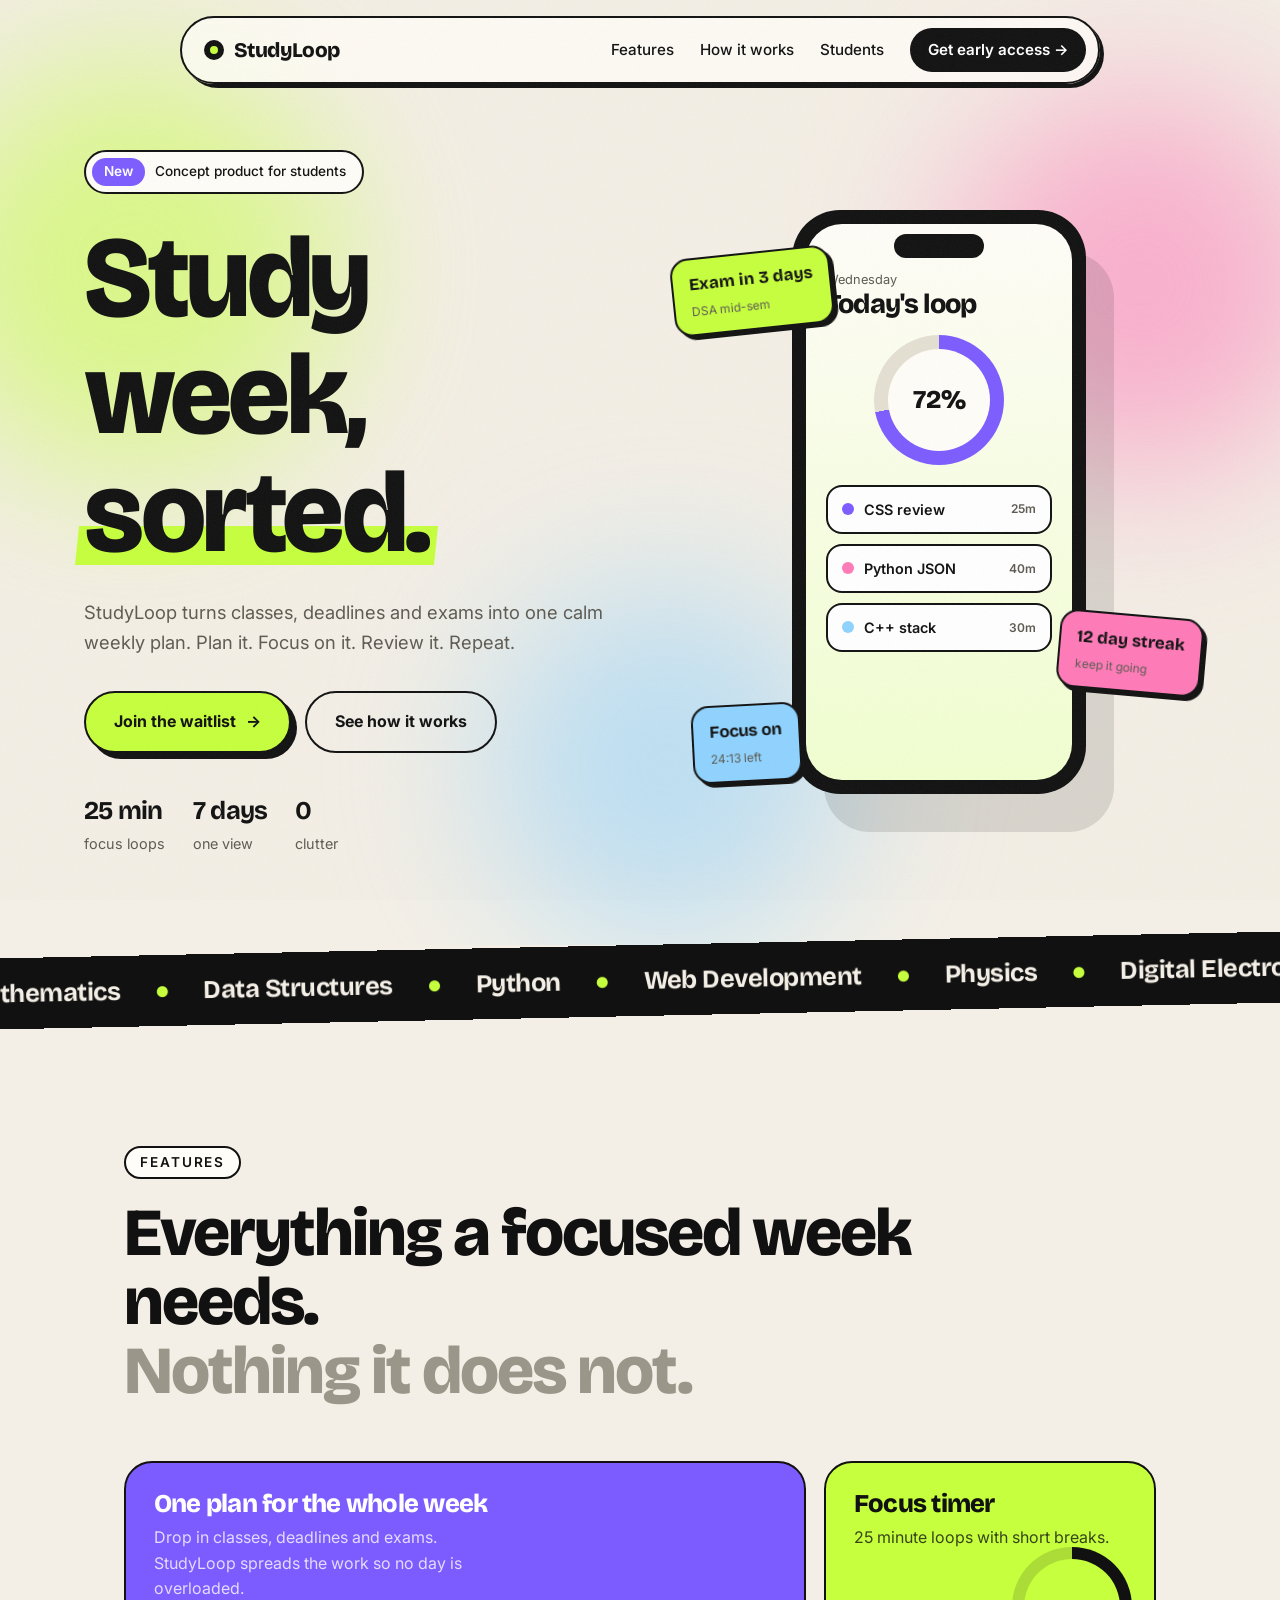
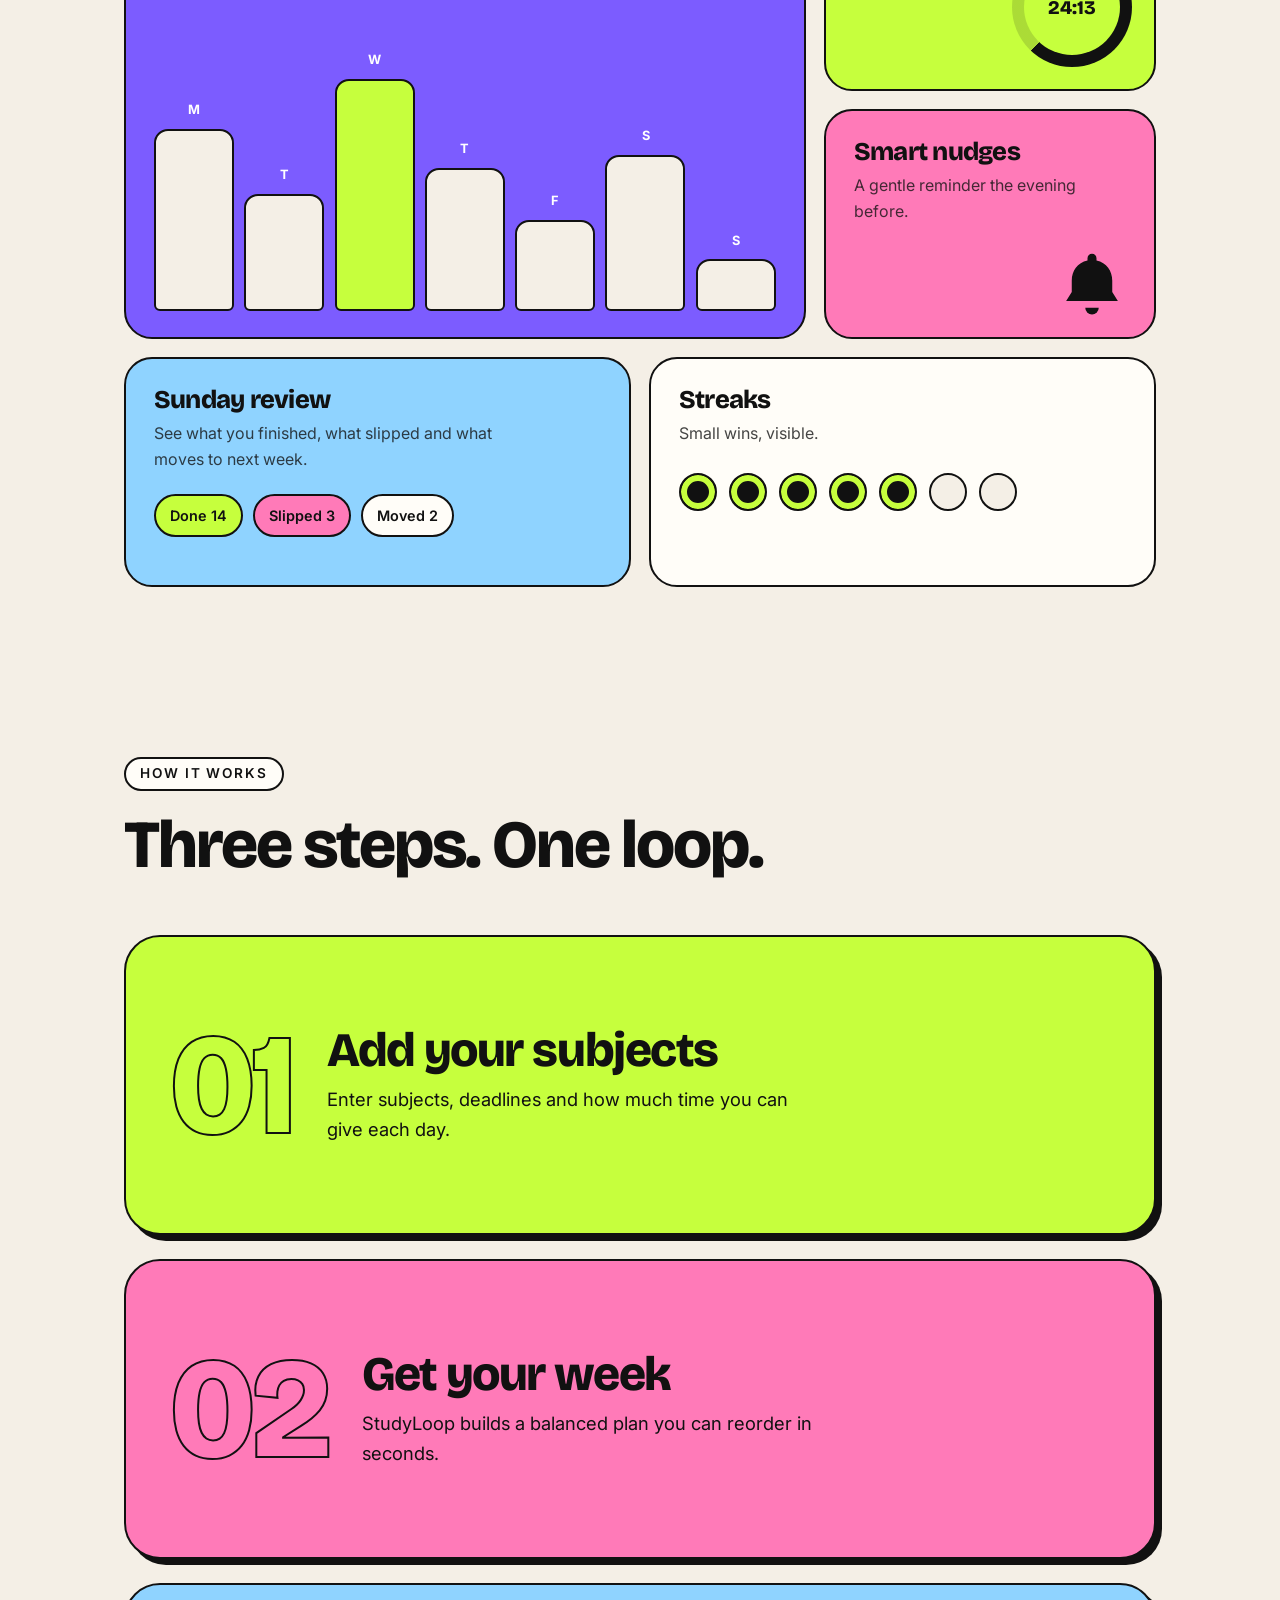
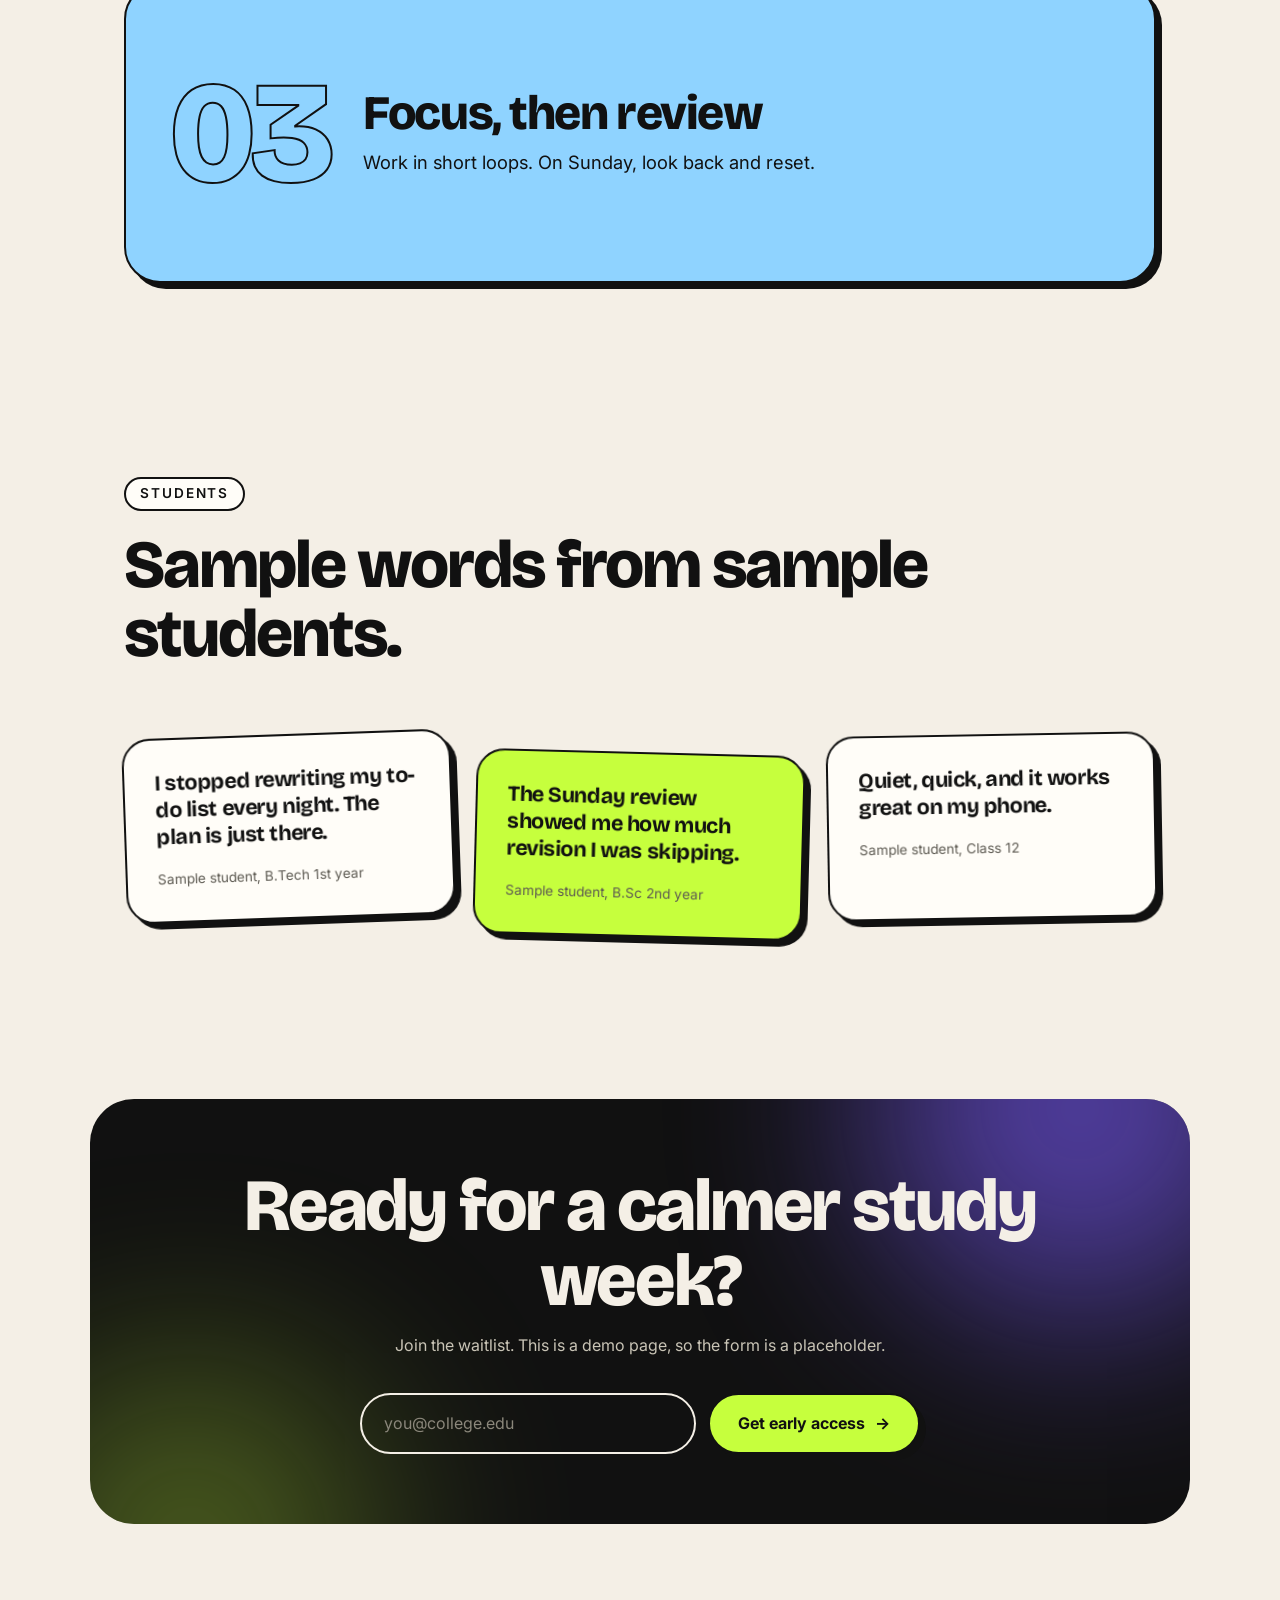
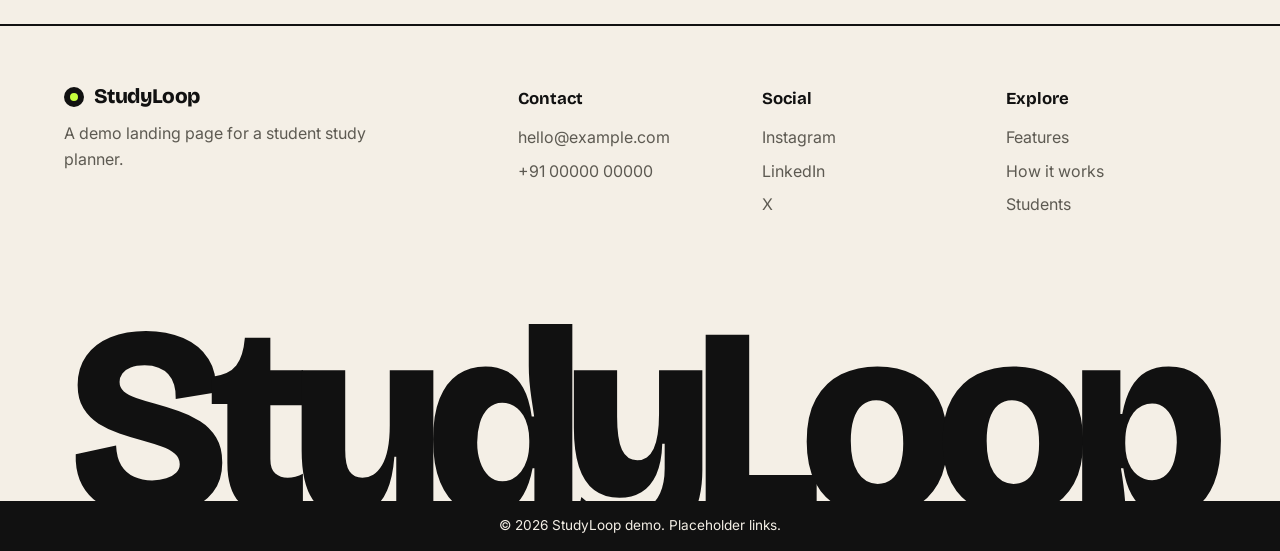
<file: WebDev-L1-LandingPage/index.html>
<!DOCTYPE html>
<html lang="en">
<head>
<meta charset="UTF-8">
<meta name="viewport" content="width=device-width, initial-scale=1">
<title>StudyLoop - Study week, sorted.</title>
<meta name="description" content="StudyLoop is a weekly study planner concept for students: plan, focus and review in one loop. Demo landing page built with HTML and CSS only.">
<link rel="icon" href="data:image/svg+xml,<svg xmlns='http://www.w3.org/2000/svg' viewBox='0 0 100 100'><rect width='100' height='100' rx='28' fill='%23111'/><circle cx='50' cy='50' r='24' fill='none' stroke='%23c6ff3d' stroke-width='12'/></svg>">
<link rel="preconnect" href="https://fonts.googleapis.com">
<link rel="preconnect" href="https://fonts.gstatic.com" crossorigin>
<link href="https://fonts.googleapis.com/css2?family=Bricolage+Grotesque:opsz,wght@12..96,500;12..96,700;12..96,800&family=Inter:wght@400;500;600&display=swap" rel="stylesheet">
<link rel="stylesheet" href="style.css">
</head>
<body>

<header class="nav">
  <a class="brand" href="#top"><span class="ring"></span>StudyLoop</a>
  <input type="checkbox" id="menu" class="menu-toggle" aria-label="Toggle menu">
  <label for="menu" class="burger" aria-hidden="true"><span></span><span></span></label>
  <nav class="links">
    <a href="#features">Features</a>
    <a href="#how">How it works</a>
    <a href="#voices">Students</a>
    <a class="pill-btn" href="#cta">Get early access <i>&rarr;</i></a>
  </nav>
</header>

<main id="top">
  <!-- HERO -->
  <section class="hero">
    <div class="aurora" aria-hidden="true"><span></span><span></span><span></span></div>
    <div class="hero-copy">
      <p class="eyebrow"><b>New</b> Concept product for students</p>
      <h1>Study week,<br><span class="mark">sorted.</span></h1>
      <p class="lead">StudyLoop turns classes, deadlines and exams into one calm weekly plan. Plan it. Focus on it. Review it. Repeat.</p>
      <div class="cta-row">
        <a class="btn btn-lime" href="#cta">Join the waitlist <i>&rarr;</i></a>
        <a class="btn btn-line" href="#how">See how it works</a>
      </div>
      <ul class="trust">
        <li><b>25 min</b> focus loops</li>
        <li><b>7 days</b> one view</li>
        <li><b>0</b> clutter</li>
      </ul>
    </div>

    <div class="stage" aria-hidden="true">
      <div class="phone">
        <div class="screen">
          <div class="notch"></div>
          <p class="s-day">Wednesday</p>
          <h3 class="s-title">Today's loop</h3>
          <div class="s-ring"><span>72%</span></div>
          <div class="s-task t1"><i></i>CSS review<em>25m</em></div>
          <div class="s-task t2"><i></i>Python JSON<em>40m</em></div>
          <div class="s-task t3"><i></i>C++ stack<em>30m</em></div>
        </div>
      </div>
      <div class="float f1"><b>Exam in 3 days</b><small>DSA mid-sem</small></div>
      <div class="float f2"><b>12 day streak</b><small>keep it going</small></div>
      <div class="float f3"><b>Focus on</b><small>24:13 left</small></div>
    </div>
  </section>

  <!-- MARQUEE -->
  <section class="marquee" aria-label="Subjects students plan">
    <div class="track">
      <span>Mathematics</span><span>&#9679;</span><span>Data Structures</span><span>&#9679;</span><span>Python</span><span>&#9679;</span><span>Web Development</span><span>&#9679;</span><span>Physics</span><span>&#9679;</span><span>Digital Electronics</span><span>&#9679;</span>
      <span>Mathematics</span><span>&#9679;</span><span>Data Structures</span><span>&#9679;</span><span>Python</span><span>&#9679;</span><span>Web Development</span><span>&#9679;</span><span>Physics</span><span>&#9679;</span><span>Digital Electronics</span><span>&#9679;</span>
    </div>
  </section>

  <!-- FEATURES -->
  <section id="features" class="section">
    <p class="kicker">Features</p>
    <h2 class="h2">Everything a focused week needs.<br><span class="soft">Nothing it does not.</span></h2>

    <div class="bento">
      <article class="cell c-plan reveal">
        <h3>One plan for the whole week</h3>
        <p>Drop in classes, deadlines and exams. StudyLoop spreads the work so no day is overloaded.</p>
        <div class="week" aria-hidden="true">
          <div><b>M</b><i style="--h:70%"></i></div><div><b>T</b><i style="--h:45%"></i></div><div><b>W</b><i style="--h:90%"></i></div><div><b>T</b><i style="--h:55%"></i></div><div><b>F</b><i style="--h:35%"></i></div><div><b>S</b><i style="--h:60%"></i></div><div><b>S</b><i style="--h:20%"></i></div>
        </div>
      </article>
      <article class="cell c-focus reveal">
        <h3>Focus timer</h3>
        <p>25 minute loops with short breaks.</p>
        <div class="dial" aria-hidden="true"><span>24:13</span></div>
      </article>
      <article class="cell c-remind reveal">
        <h3>Smart nudges</h3>
        <p>A gentle reminder the evening before.</p>
        <svg class="bell" viewBox="0 0 64 64" width="72" height="72" aria-hidden="true"><path d="M32 6a4 4 0 0 1 4 4v2c9 2 14 9 14 18v10l5 8H9l5-8V30c0-9 5-16 14-18v-2a4 4 0 0 1 4-4z" fill="#111"/><path d="M26 54a6 6 0 0 0 12 0z" fill="#111"/></svg>
      </article>
      <article class="cell c-review reveal">
        <h3>Sunday review</h3>
        <p>See what you finished, what slipped and what moves to next week.</p>
        <div class="checks" aria-hidden="true"><span class="ok">Done 14</span><span class="no">Slipped 3</span><span class="mv">Moved 2</span></div>
      </article>
      <article class="cell c-streak reveal">
        <h3>Streaks</h3>
        <p>Small wins, visible.</p>
        <div class="dots" aria-hidden="true"><i class="on"></i><i class="on"></i><i class="on"></i><i class="on"></i><i class="on"></i><i></i><i></i></div>
      </article>
    </div>
  </section>

  <!-- HOW -->
  <section id="how" class="section how">
    <p class="kicker">How it works</p>
    <h2 class="h2">Three steps. One loop.</h2>
    <div class="stack">
      <article class="step s1"><span class="num">01</span><div><h3>Add your subjects</h3><p>Enter subjects, deadlines and how much time you can give each day.</p></div></article>
      <article class="step s2"><span class="num">02</span><div><h3>Get your week</h3><p>StudyLoop builds a balanced plan you can reorder in seconds.</p></div></article>
      <article class="step s3"><span class="num">03</span><div><h3>Focus, then review</h3><p>Work in short loops. On Sunday, look back and reset.</p></div></article>
    </div>
  </section>

  <!-- VOICES -->
  <section id="voices" class="section">
    <p class="kicker">Students</p>
    <h2 class="h2">Sample words from sample students.</h2>
    <div class="voices">
      <blockquote class="q q1"><p>I stopped rewriting my to-do list every night. The plan is just there.</p><cite>Sample student, B.Tech 1st year</cite></blockquote>
      <blockquote class="q q2"><p>The Sunday review showed me how much revision I was skipping.</p><cite>Sample student, B.Sc 2nd year</cite></blockquote>
      <blockquote class="q q3"><p>Quiet, quick, and it works great on my phone.</p><cite>Sample student, Class 12</cite></blockquote>
    </div>
  </section>

  <!-- CTA -->
  <section id="cta" class="cta">
    <div class="cta-inner">
      <h2>Ready for a calmer study week?</h2>
      <p>Join the waitlist. This is a demo page, so the form is a placeholder.</p>
      <form class="join" action="mailto:hello@example.com" method="post" enctype="text/plain">
        <label class="sr" for="em">Email</label>
        <input id="em" type="email" name="email" placeholder="you@college.edu">
        <button class="btn btn-lime" type="submit">Get early access <i>&rarr;</i></button>
      </form>
    </div>
  </section>
</main>

<footer class="footer">
  <div class="foot-grid">
    <div class="foot-brand"><a class="brand" href="#top"><span class="ring"></span>StudyLoop</a><p>A demo landing page for a student study planner.</p></div>
    <div><h4>Contact</h4><a href="mailto:hello@example.com">hello@example.com</a><a href="tel:+910000000000">+91 00000 00000</a></div>
    <div><h4>Social</h4><a href="#">Instagram</a><a href="#">LinkedIn</a><a href="#">X</a></div>
    <div><h4>Explore</h4><a href="#features">Features</a><a href="#how">How it works</a><a href="#voices">Students</a></div>
  </div>
  <div class="wordmark" aria-hidden="true">StudyLoop</div>
  <p class="copy">&copy; 2026 StudyLoop demo. Placeholder links.</p>
</footer>
</body>
</html>
</file>
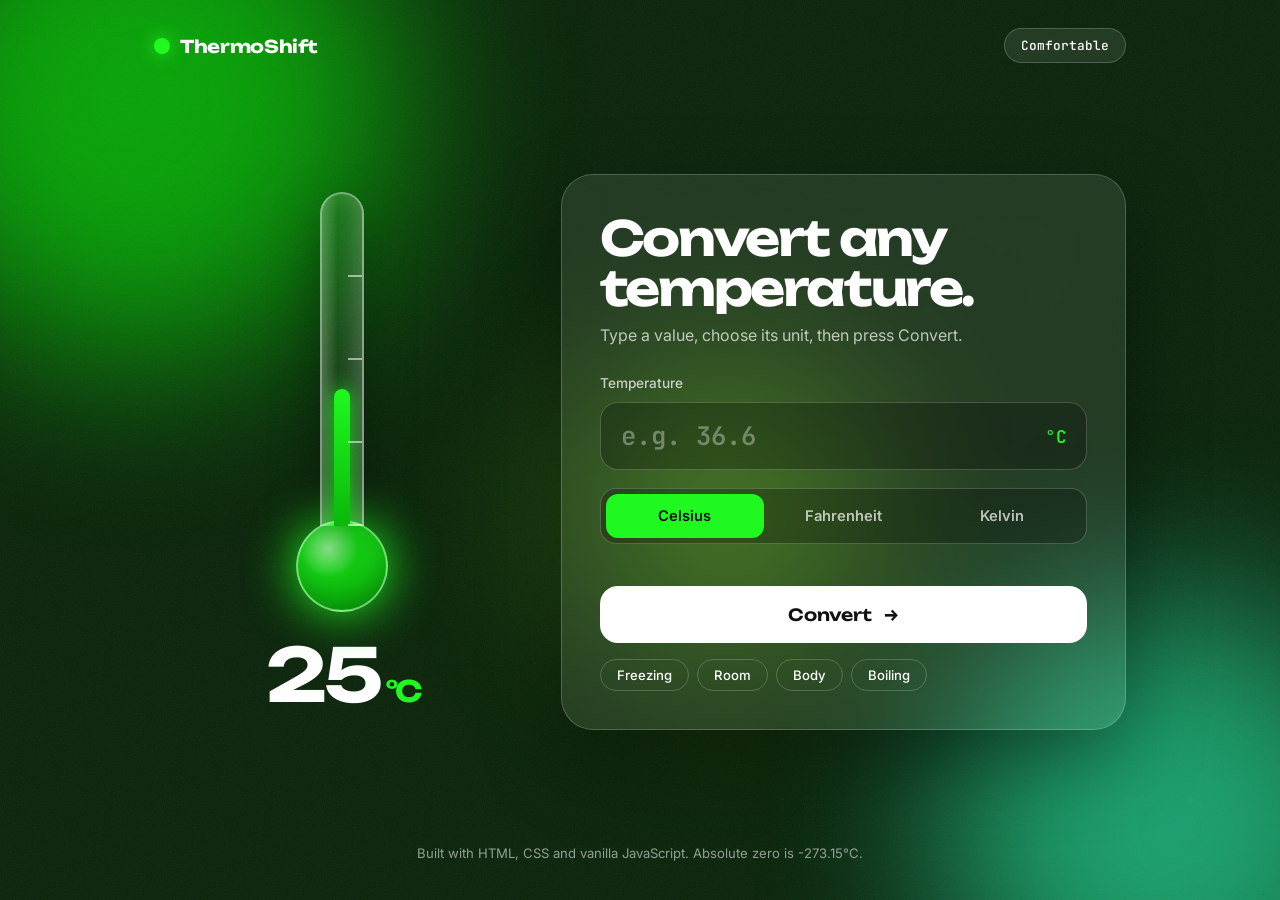
<file: WebDev-L1-TemperatureConverter/index.html>
<!DOCTYPE html>
<html lang="en">
<head>
<meta charset="UTF-8">
<meta name="viewport" content="width=device-width, initial-scale=1">
<title>ThermoShift - Celsius, Fahrenheit and Kelvin converter</title>
<meta name="description" content="ThermoShift converts temperature between Celsius, Fahrenheit and Kelvin with input validation and a live thermometer.">
<link rel="icon" href="data:image/svg+xml,<svg xmlns='http://www.w3.org/2000/svg' viewBox='0 0 100 100'><rect width='100' height='100' rx='26' fill='%23111'/><rect x='42' y='16' width='16' height='48' rx='8' fill='white'/><circle cx='50' cy='70' r='15' fill='%23ff5a36'/></svg>">
<link rel="preconnect" href="https://fonts.googleapis.com">
<link rel="preconnect" href="https://fonts.gstatic.com" crossorigin>
<link href="https://fonts.googleapis.com/css2?family=Unbounded:wght@500;700&family=Inter:wght@400;500;600&family=JetBrains+Mono:wght@500&display=swap" rel="stylesheet">
<link rel="stylesheet" href="style.css">
</head>
<body>
<div class="bg" aria-hidden="true"><span class="orb o1"></span><span class="orb o2"></span><span class="orb o3"></span></div>
<div class="grain" aria-hidden="true"></div>

<main class="app">
  <header class="top">
    <span class="brand"><i></i>ThermoShift</span>
    <span class="status" id="mood">Room temperature</span>
  </header>

  <div class="layout">
    <section class="gauge" aria-hidden="true">
      <div class="therm">
        <div class="tube"><div class="mercury" id="mercury"></div>
          <span class="tick" style="--p:0%"></span><span class="tick" style="--p:25%"></span><span class="tick" style="--p:50%"></span><span class="tick" style="--p:75%"></span><span class="tick" style="--p:100%"></span>
        </div>
        <div class="bulb" id="bulb"></div>
      </div>
      <div class="big"><span id="bigVal">25</span><small id="bigUnit">&deg;C</small></div>
    </section>

    <section class="panel">
      <h1>Convert any<br>temperature.</h1>
      <p class="sub">Type a value, choose its unit, then press Convert.</p>

      <form id="form" novalidate>
        <label class="lbl" for="value">Temperature</label>
        <div class="field">
          <input id="value" type="text" inputmode="decimal" placeholder="e.g. 36.6" autocomplete="off" aria-describedby="error">
          <span class="u" id="uTag">&deg;C</span>
        </div>

        <fieldset class="seg" aria-label="Input unit">
          <legend class="lbl">From unit</legend>
          <input type="radio" name="unit" id="uC" value="C" checked><label for="uC">Celsius</label>
          <input type="radio" name="unit" id="uF" value="F"><label for="uF">Fahrenheit</label>
          <input type="radio" name="unit" id="uK" value="K"><label for="uK">Kelvin</label>
          <span class="thumb" aria-hidden="true"></span>
        </fieldset>

        <p id="error" class="error" role="alert"></p>
        <button class="convert" type="submit"><span>Convert</span><i>&rarr;</i></button>
      </form>

      <div class="presets" aria-label="Quick values">
        <button type="button" data-v="0" data-u="C">Freezing</button>
        <button type="button" data-v="25" data-u="C">Room</button>
        <button type="button" data-v="37" data-u="C">Body</button>
        <button type="button" data-v="100" data-u="C">Boiling</button>
      </div>

      <div id="results" class="results" aria-live="polite" hidden>
        <div class="res" id="boxC"><span>Celsius</span><strong id="rC">-</strong></div>
        <div class="res" id="boxF"><span>Fahrenheit</span><strong id="rF">-</strong></div>
        <div class="res" id="boxK"><span>Kelvin</span><strong id="rK">-</strong></div>
      </div>
    </section>
  </div>
  <footer class="foot">Built with HTML, CSS and vanilla JavaScript. Absolute zero is -273.15&deg;C.</footer>
</main>
<script src="script.js"></script>
</body>
</html>
</file>
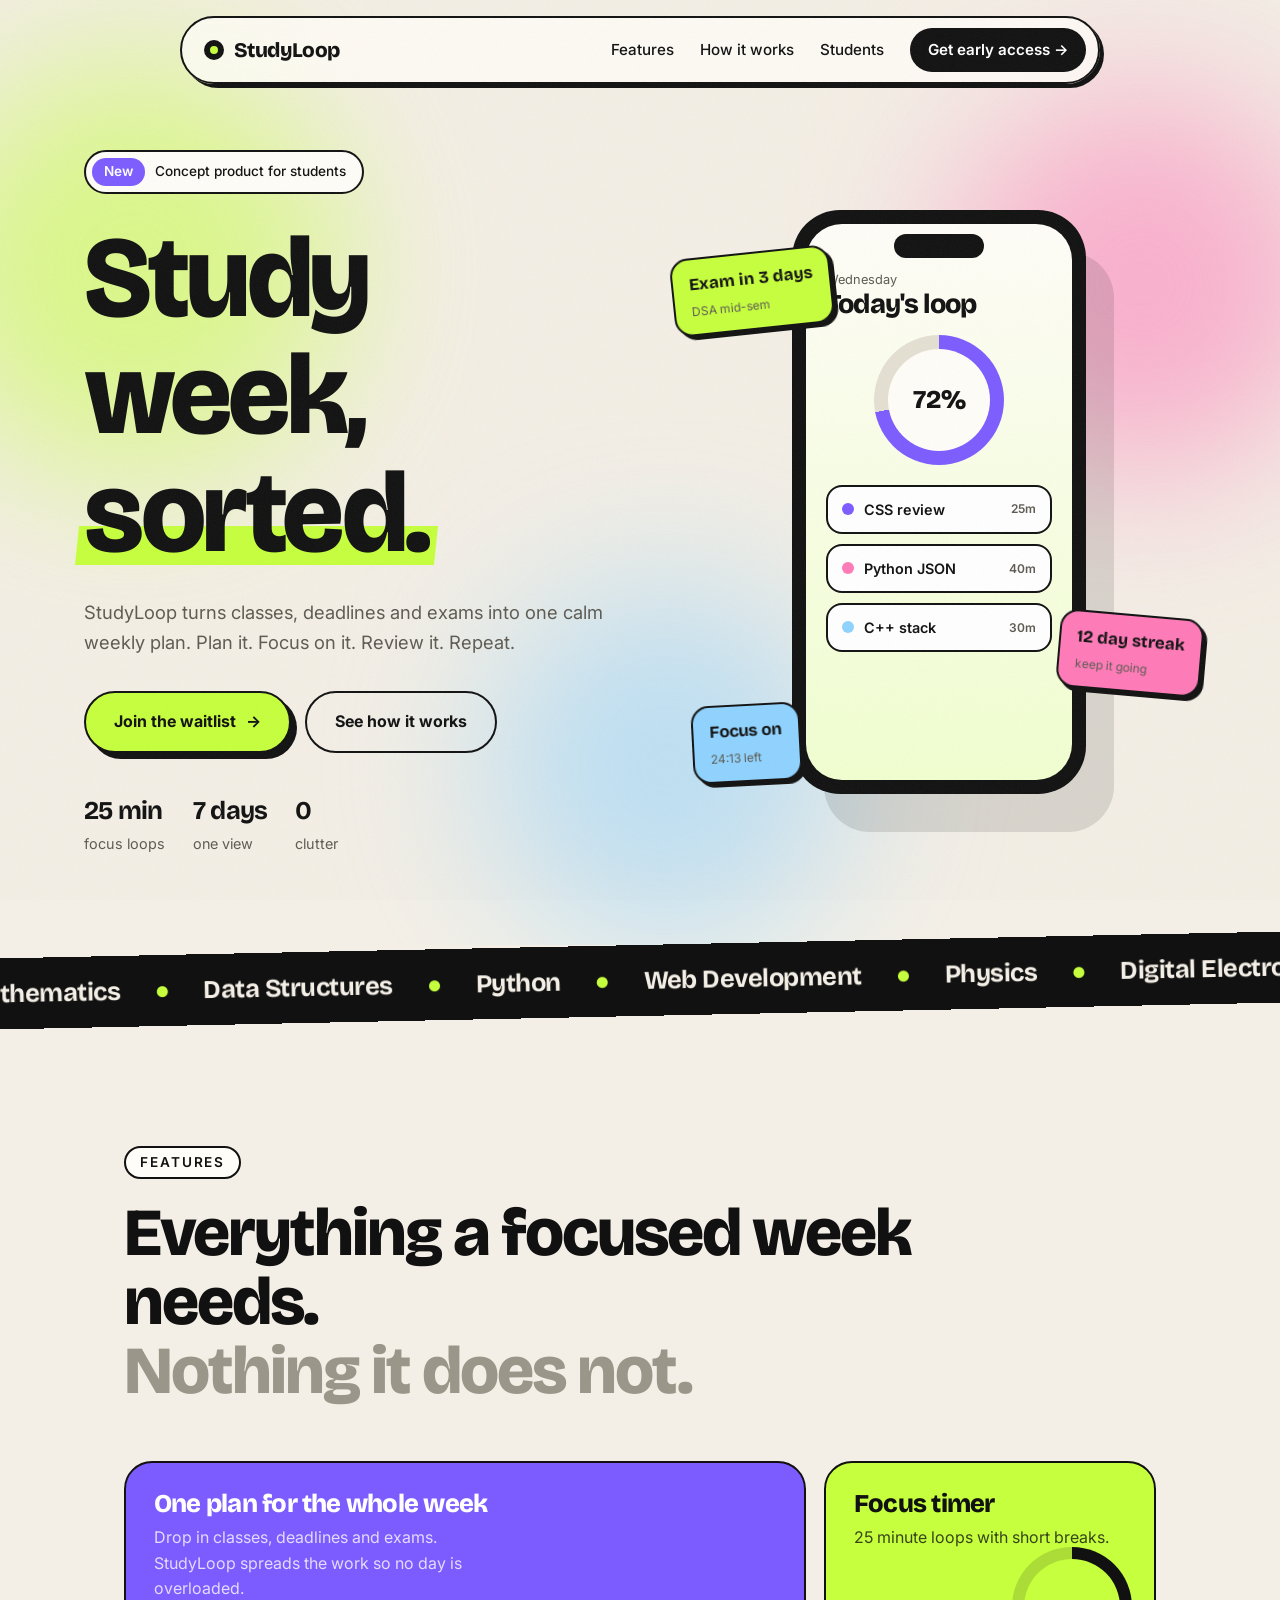
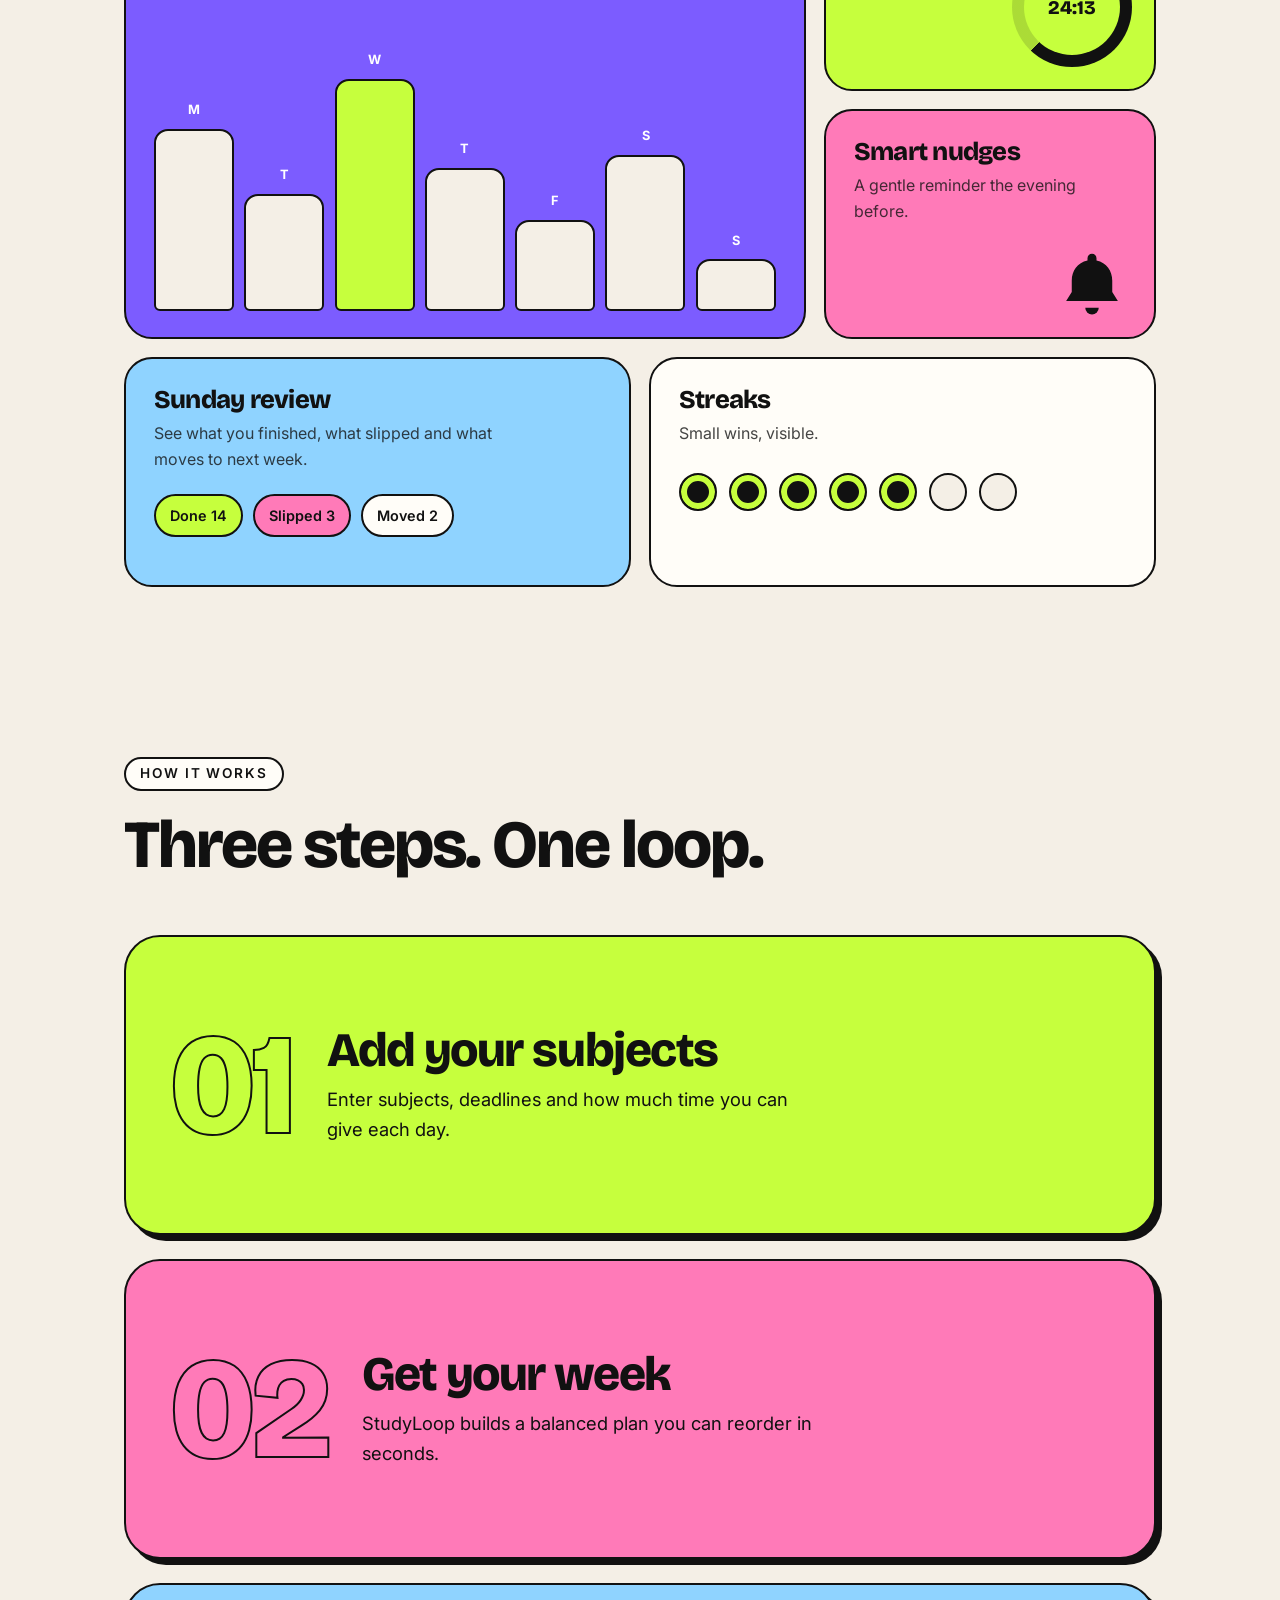
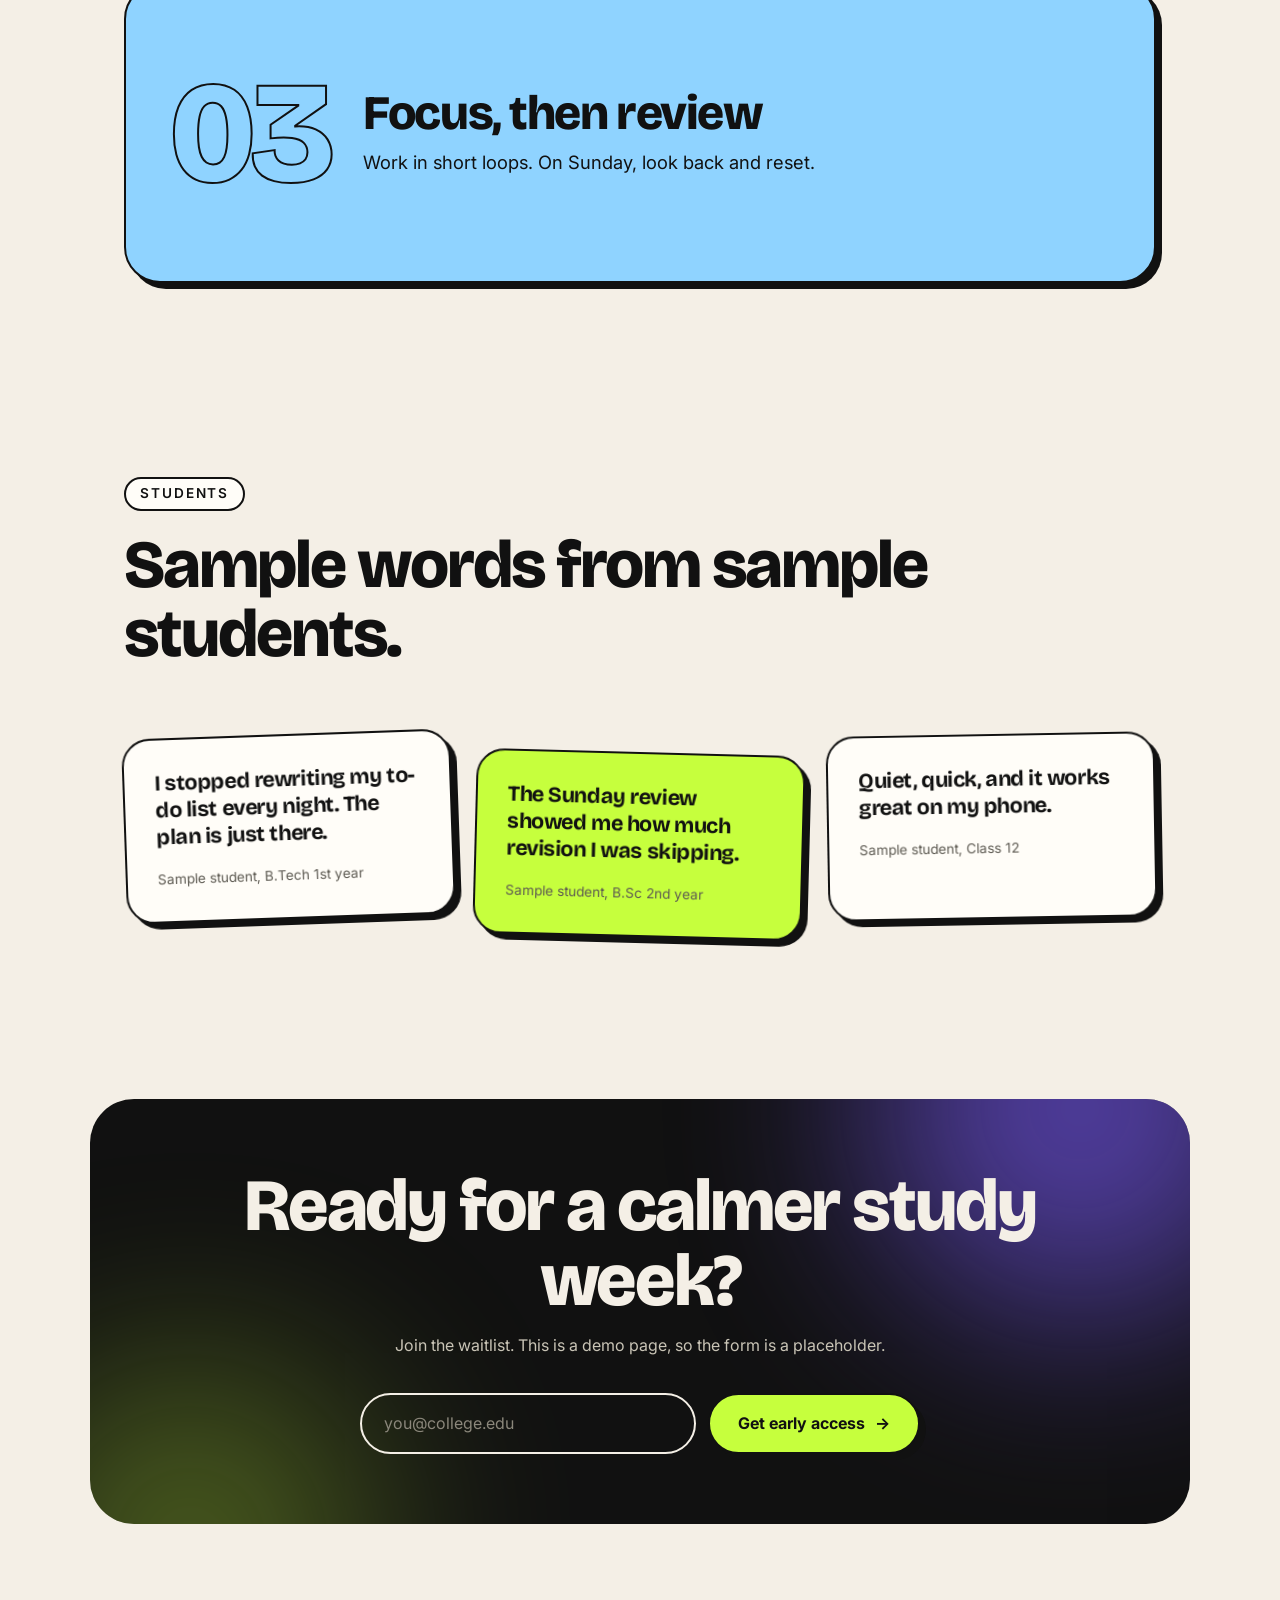
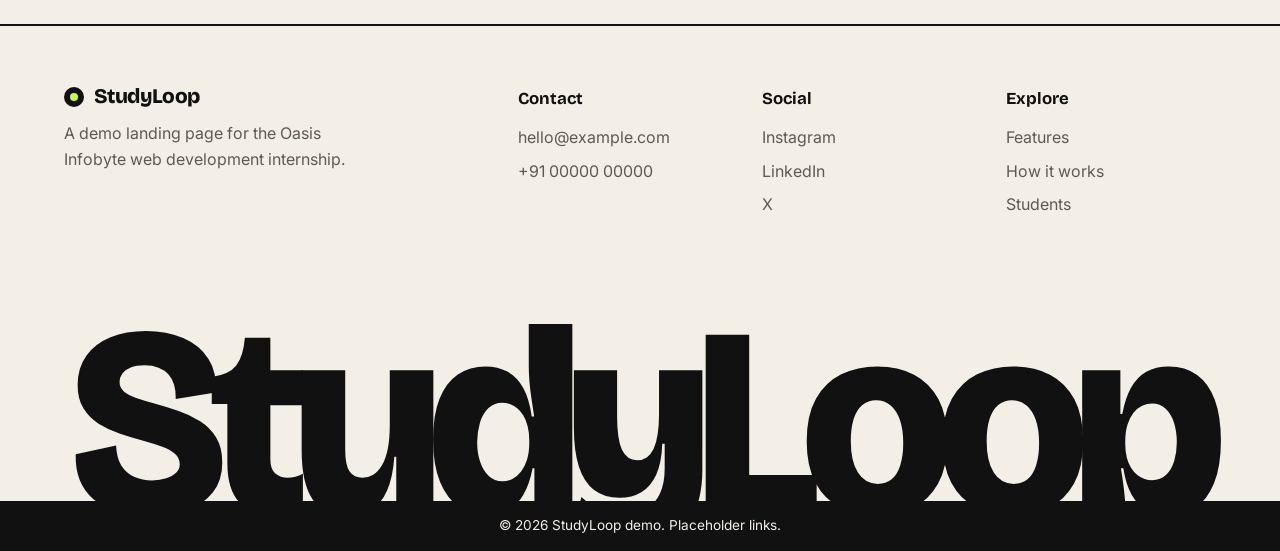
<file: WebDev-L1-LandingPage/1-index.html>
<!DOCTYPE html>
<html lang="en">
<head>
<meta charset="UTF-8">
<meta name="viewport" content="width=device-width, initial-scale=1">
<title>StudyLoop - Study week, sorted.</title>
<meta name="description" content="StudyLoop is a weekly study planner concept for students: plan, focus and review in one loop. Demo landing page built with HTML and CSS only.">
<link rel="icon" href="data:image/svg+xml,<svg xmlns='http://www.w3.org/2000/svg' viewBox='0 0 100 100'><rect width='100' height='100' rx='28' fill='%23111'/><circle cx='50' cy='50' r='24' fill='none' stroke='%23c6ff3d' stroke-width='12'/></svg>">
<link rel="preconnect" href="https://fonts.googleapis.com">
<link rel="preconnect" href="https://fonts.gstatic.com" crossorigin>
<link href="https://fonts.googleapis.com/css2?family=Bricolage+Grotesque:opsz,wght@12..96,500;12..96,700;12..96,800&family=Inter:wght@400;500;600&display=swap" rel="stylesheet">
<link rel="stylesheet" href="style.css">
</head>
<body>

<header class="nav">
  <a class="brand" href="#top"><span class="ring"></span>StudyLoop</a>
  <input type="checkbox" id="menu" class="menu-toggle" aria-label="Toggle menu">
  <label for="menu" class="burger" aria-hidden="true"><span></span><span></span></label>
  <nav class="links">
    <a href="#features">Features</a>
    <a href="#how">How it works</a>
    <a href="#voices">Students</a>
    <a class="pill-btn" href="#cta">Get early access <i>&rarr;</i></a>
  </nav>
</header>

<main id="top">
  <!-- HERO -->
  <section class="hero">
    <div class="aurora" aria-hidden="true"><span></span><span></span><span></span></div>
    <div class="hero-copy">
      <p class="eyebrow"><b>New</b> Concept product for students</p>
      <h1>Study week,<br><span class="mark">sorted.</span></h1>
      <p class="lead">StudyLoop turns classes, deadlines and exams into one calm weekly plan. Plan it. Focus on it. Review it. Repeat.</p>
      <div class="cta-row">
        <a class="btn btn-lime" href="#cta">Join the waitlist <i>&rarr;</i></a>
        <a class="btn btn-line" href="#how">See how it works</a>
      </div>
      <ul class="trust">
        <li><b>25 min</b> focus loops</li>
        <li><b>7 days</b> one view</li>
        <li><b>0</b> clutter</li>
      </ul>
    </div>

    <div class="stage" aria-hidden="true">
      <div class="phone">
        <div class="screen">
          <div class="notch"></div>
          <p class="s-day">Wednesday</p>
          <h3 class="s-title">Today's loop</h3>
          <div class="s-ring"><span>72%</span></div>
          <div class="s-task t1"><i></i>CSS review<em>25m</em></div>
          <div class="s-task t2"><i></i>Python JSON<em>40m</em></div>
          <div class="s-task t3"><i></i>C++ stack<em>30m</em></div>
        </div>
      </div>
      <div class="float f1"><b>Exam in 3 days</b><small>DSA mid-sem</small></div>
      <div class="float f2"><b>12 day streak</b><small>keep it going</small></div>
      <div class="float f3"><b>Focus on</b><small>24:13 left</small></div>
    </div>
  </section>

  <!-- MARQUEE -->
  <section class="marquee" aria-label="Subjects students plan">
    <div class="track">
      <span>Mathematics</span><span>&#9679;</span><span>Data Structures</span><span>&#9679;</span><span>Python</span><span>&#9679;</span><span>Web Development</span><span>&#9679;</span><span>Physics</span><span>&#9679;</span><span>Digital Electronics</span><span>&#9679;</span>
      <span>Mathematics</span><span>&#9679;</span><span>Data Structures</span><span>&#9679;</span><span>Python</span><span>&#9679;</span><span>Web Development</span><span>&#9679;</span><span>Physics</span><span>&#9679;</span><span>Digital Electronics</span><span>&#9679;</span>
    </div>
  </section>

  <!-- FEATURES -->
  <section id="features" class="section">
    <p class="kicker">Features</p>
    <h2 class="h2">Everything a focused week needs.<br><span class="soft">Nothing it does not.</span></h2>

    <div class="bento">
      <article class="cell c-plan reveal">
        <h3>One plan for the whole week</h3>
        <p>Drop in classes, deadlines and exams. StudyLoop spreads the work so no day is overloaded.</p>
        <div class="week" aria-hidden="true">
          <div><b>M</b><i style="--h:70%"></i></div><div><b>T</b><i style="--h:45%"></i></div><div><b>W</b><i style="--h:90%"></i></div><div><b>T</b><i style="--h:55%"></i></div><div><b>F</b><i style="--h:35%"></i></div><div><b>S</b><i style="--h:60%"></i></div><div><b>S</b><i style="--h:20%"></i></div>
        </div>
      </article>
      <article class="cell c-focus reveal">
        <h3>Focus timer</h3>
        <p>25 minute loops with short breaks.</p>
        <div class="dial" aria-hidden="true"><span>24:13</span></div>
      </article>
      <article class="cell c-remind reveal">
        <h3>Smart nudges</h3>
        <p>A gentle reminder the evening before.</p>
        <svg class="bell" viewBox="0 0 64 64" width="72" height="72" aria-hidden="true"><path d="M32 6a4 4 0 0 1 4 4v2c9 2 14 9 14 18v10l5 8H9l5-8V30c0-9 5-16 14-18v-2a4 4 0 0 1 4-4z" fill="#111"/><path d="M26 54a6 6 0 0 0 12 0z" fill="#111"/></svg>
      </article>
      <article class="cell c-review reveal">
        <h3>Sunday review</h3>
        <p>See what you finished, what slipped and what moves to next week.</p>
        <div class="checks" aria-hidden="true"><span class="ok">Done 14</span><span class="no">Slipped 3</span><span class="mv">Moved 2</span></div>
      </article>
      <article class="cell c-streak reveal">
        <h3>Streaks</h3>
        <p>Small wins, visible.</p>
        <div class="dots" aria-hidden="true"><i class="on"></i><i class="on"></i><i class="on"></i><i class="on"></i><i class="on"></i><i></i><i></i></div>
      </article>
    </div>
  </section>

  <!-- HOW -->
  <section id="how" class="section how">
    <p class="kicker">How it works</p>
    <h2 class="h2">Three steps. One loop.</h2>
    <div class="stack">
      <article class="step s1"><span class="num">01</span><div><h3>Add your subjects</h3><p>Enter subjects, deadlines and how much time you can give each day.</p></div></article>
      <article class="step s2"><span class="num">02</span><div><h3>Get your week</h3><p>StudyLoop builds a balanced plan you can reorder in seconds.</p></div></article>
      <article class="step s3"><span class="num">03</span><div><h3>Focus, then review</h3><p>Work in short loops. On Sunday, look back and reset.</p></div></article>
    </div>
  </section>

  <!-- VOICES -->
  <section id="voices" class="section">
    <p class="kicker">Students</p>
    <h2 class="h2">Sample words from sample students.</h2>
    <div class="voices">
      <blockquote class="q q1"><p>I stopped rewriting my to-do list every night. The plan is just there.</p><cite>Sample student, B.Tech 1st year</cite></blockquote>
      <blockquote class="q q2"><p>The Sunday review showed me how much revision I was skipping.</p><cite>Sample student, B.Sc 2nd year</cite></blockquote>
      <blockquote class="q q3"><p>Quiet, quick, and it works great on my phone.</p><cite>Sample student, Class 12</cite></blockquote>
    </div>
  </section>

  <!-- CTA -->
  <section id="cta" class="cta">
    <div class="cta-inner">
      <h2>Ready for a calmer study week?</h2>
      <p>Join the waitlist. This is a demo page, so the form is a placeholder.</p>
      <form class="join" action="mailto:hello@example.com" method="post" enctype="text/plain">
        <label class="sr" for="em">Email</label>
        <input id="em" type="email" name="email" placeholder="you@college.edu">
        <button class="btn btn-lime" type="submit">Get early access <i>&rarr;</i></button>
      </form>
    </div>
  </section>
</main>

<footer class="footer">
  <div class="foot-grid">
    <div class="foot-brand"><a class="brand" href="#top"><span class="ring"></span>StudyLoop</a><p>A demo landing page for the Oasis Infobyte web development internship.</p></div>
    <div><h4>Contact</h4><a href="mailto:hello@example.com">hello@example.com</a><a href="tel:+910000000000">+91 00000 00000</a></div>
    <div><h4>Social</h4><a href="#">Instagram</a><a href="#">LinkedIn</a><a href="#">X</a></div>
    <div><h4>Explore</h4><a href="#features">Features</a><a href="#how">How it works</a><a href="#voices">Students</a></div>
  </div>
  <div class="wordmark" aria-hidden="true">StudyLoop</div>
  <p class="copy">&copy; 2026 StudyLoop demo. Placeholder links.</p>
</footer>
</body>
</html>
</file>
<file: WebDev-L1-LandingPage/style.css>
*,*::before,*::after{box-sizing:border-box;margin:0;padding:0}
:root{
  --cream:#f4efe6;--ink:#111111;--lime:#c6ff3d;--violet:#7c5cff;--pink:#ff7ab8;--sky:#8fd3ff;--card:#fffdf8;--muted:#5d5a52;
  --r:28px;--shadow:6px 6px 0 var(--ink);
}
html{scroll-behavior:smooth;scroll-padding-top:90px;overflow-x:clip}
body{font-family:Inter,system-ui,sans-serif;background:var(--cream);color:var(--ink);line-height:1.6;overflow-x:clip}
body::before{content:"";position:fixed;inset:0;pointer-events:none;z-index:100;opacity:.06;background-image:url("data:image/svg+xml,%3Csvg xmlns='http://www.w3.org/2000/svg' width='160' height='160'%3E%3Cfilter id='n'%3E%3CfeTurbulence type='fractalNoise' baseFrequency='.9' numOctaves='2'/%3E%3C/filter%3E%3Crect width='100%25' height='100%25' filter='url(%23n)'/%3E%3C/svg%3E")}
h1,h2,h3,.brand,.wordmark,.num{font-family:"Bricolage Grotesque",Inter,sans-serif;line-height:1.02;letter-spacing:-.03em}
a{color:inherit;text-decoration:none}
.sr{position:absolute;width:1px;height:1px;overflow:hidden;clip:rect(0 0 0 0)}

/* NAV (floating pill) */
.nav{position:fixed;top:16px;left:50%;transform:translateX(-50%);z-index:50;width:min(920px,calc(100% - 28px));display:flex;align-items:center;justify-content:space-between;padding:10px 12px 10px 22px;background:rgba(255,253,248,.8);backdrop-filter:blur(14px);-webkit-backdrop-filter:blur(14px);border:2px solid var(--ink);border-radius:999px;box-shadow:4px 4px 0 var(--ink)}
.brand{display:flex;align-items:center;gap:10px;font-weight:800;font-size:1.3rem}
.ring{width:20px;height:20px;border-radius:50%;border:6px solid var(--ink);background:var(--lime);display:inline-block}
.links{display:flex;align-items:center;gap:26px;font-weight:500;font-size:.95rem}
.links a:not(.pill-btn){position:relative}
.links a:not(.pill-btn)::after{content:"";position:absolute;left:0;right:0;bottom:-3px;height:2px;background:var(--ink);transform:scaleX(0);transform-origin:left;transition:transform .25s}
.links a:not(.pill-btn):hover::after{transform:scaleX(1)}
.pill-btn{background:var(--ink);color:#fff;padding:10px 18px;border-radius:999px;font-weight:600;transition:background .2s,color .2s}
.pill-btn:hover{background:var(--lime);color:var(--ink)}
.pill-btn i,.btn i{font-style:normal;display:inline-block;transition:transform .25s}
.pill-btn:hover i,.btn:hover i{transform:translateX(4px)}
.menu-toggle,.burger{display:none}

/* HERO */
.hero{position:relative;display:grid;grid-template-columns:1.05fr .95fr;align-items:center;gap:30px;max-width:1240px;margin:0 auto;padding:150px 5vw 90px;min-height:100vh}
.aurora{position:absolute;top:0;bottom:0;left:50%;width:100vw;margin-left:-50vw;z-index:-1;overflow:hidden}
.aurora span{position:absolute;border-radius:50%;filter:blur(80px);opacity:.55;animation:drift 14s ease-in-out infinite alternate}
.aurora span:nth-child(1){width:420px;height:420px;background:var(--lime);top:6%;left:-6%}
.aurora span:nth-child(2){width:380px;height:380px;background:var(--pink);top:10%;right:-4%;animation-delay:-4s}
.aurora span:nth-child(3){width:360px;height:360px;background:var(--sky);bottom:0;left:38%;animation-delay:-8s}
@keyframes drift{to{transform:translate(40px,-30px) scale(1.15)}}
.eyebrow{display:inline-flex;gap:10px;align-items:center;font-size:.85rem;font-weight:500;background:var(--card);border:2px solid var(--ink);border-radius:999px;padding:6px 16px 6px 6px;margin-bottom:26px}
.eyebrow b{background:var(--violet);color:#fff;border-radius:999px;padding:3px 12px;font-weight:600}
.hero h1{font-size:clamp(3.2rem,9vw,7.2rem);font-weight:800;margin-bottom:26px}
.mark{position:relative;display:inline-block;z-index:0}
.mark::after{content:"";position:absolute;left:-2%;right:-2%;bottom:6%;height:.34em;background:var(--lime);z-index:-1;transform:skew(-6deg) scaleX(0);transform-origin:left;animation:draw .9s .5s cubic-bezier(.2,.8,.2,1) forwards}
@keyframes draw{to{transform:skew(-6deg) scaleX(1)}}
.lead{max-width:520px;font-size:1.15rem;color:var(--muted);margin-bottom:34px}
.cta-row{display:flex;gap:14px;flex-wrap:wrap;margin-bottom:38px}
.btn{display:inline-flex;align-items:center;gap:10px;font-weight:700;font-size:1rem;padding:16px 28px;border-radius:999px;border:2px solid var(--ink);transition:transform .2s,box-shadow .2s;cursor:pointer;font-family:inherit}
.btn-lime{background:var(--lime);color:var(--ink);box-shadow:var(--shadow)}
.btn-lime:hover{transform:translate(-2px,-2px);box-shadow:8px 8px 0 var(--ink)}
.btn-lime:active{transform:translate(4px,4px);box-shadow:2px 2px 0 var(--ink)}
.btn-line{background:transparent}
.btn-line:hover{background:var(--ink);color:#fff}
.trust{display:flex;gap:28px;list-style:none;flex-wrap:wrap;font-size:.9rem;color:var(--muted)}
.trust b{display:block;font-family:"Bricolage Grotesque",sans-serif;font-size:1.6rem;color:var(--ink);letter-spacing:-.03em}

/* 3D phone */
.stage{position:relative;height:620px;perspective:1400px;display:grid;place-items:center}
.phone{position:relative;width:290px;height:580px;border-radius:46px;background:var(--ink);padding:12px;transform-style:preserve-3d;animation:spin 9s ease-in-out infinite alternate;box-shadow:30px 40px 0 rgba(17,17,17,.12),0 0 0 2px var(--ink)}
@keyframes spin{from{transform:rotateY(-24deg) rotateX(8deg) rotateZ(-2deg)}to{transform:rotateY(18deg) rotateX(-4deg) rotateZ(2deg)}}
.screen{position:relative;height:100%;border-radius:36px;background:linear-gradient(180deg,#fffdf8,#f1ffd0);padding:46px 20px 20px;overflow:hidden}
.notch{position:absolute;top:10px;left:50%;transform:translateX(-50%);width:90px;height:24px;border-radius:20px;background:var(--ink)}
.s-day{font-size:.8rem;color:var(--muted)}
.s-title{font-size:1.7rem;font-weight:800;margin-bottom:16px}
.s-ring{width:130px;height:130px;margin:0 auto 20px;border-radius:50%;background:conic-gradient(var(--violet) 0 72%,#e5e0d2 0);display:grid;place-items:center;position:relative}
.s-ring::before{content:"";position:absolute;inset:14px;border-radius:50%;background:var(--card)}
.s-ring span{position:relative;font:800 1.6rem "Bricolage Grotesque",sans-serif}
.s-task{display:flex;align-items:center;gap:10px;background:#fff;border:2px solid var(--ink);border-radius:16px;padding:11px 14px;margin-bottom:10px;font-weight:600;font-size:.9rem}
.s-task i{width:12px;height:12px;border-radius:50%;background:var(--violet)}
.s-task.t2 i{background:var(--pink)}.s-task.t3 i{background:var(--sky)}
.s-task em{margin-left:auto;font-style:normal;font-size:.75rem;color:var(--muted)}
.float{position:absolute;background:var(--card);border:2px solid var(--ink);border-radius:18px;padding:12px 16px;box-shadow:4px 4px 0 var(--ink);animation:bob 5s ease-in-out infinite;font-size:.9rem}
.float b{display:block;font-family:"Bricolage Grotesque",sans-serif;font-size:1.05rem}
.float small{color:var(--muted)}
.f1{top:60px;left:-10px;background:var(--lime);transform:rotate(-6deg)}
.f2{bottom:120px;right:-6px;background:var(--pink);transform:rotate(5deg);animation-delay:-2s}
.f3{bottom:30px;left:10px;background:var(--sky);transform:rotate(-3deg);animation-delay:-3.5s}
@keyframes bob{50%{translate:0 -14px}}

/* MARQUEE */
.marquee{overflow:hidden;background:var(--ink);color:var(--cream);border-block:2px solid var(--ink);transform:rotate(-1.2deg);margin:0 -3vw;padding:18px 0}
.track{display:flex;gap:34px;width:max-content;font:700 1.6rem "Bricolage Grotesque",sans-serif;letter-spacing:-.02em;animation:scroll 28s linear infinite}
.track span:nth-child(even){color:var(--lime)}
@keyframes scroll{to{transform:translateX(-50%)}}

/* SECTIONS */
.section{max-width:1160px;margin:0 auto;padding:130px 5vw 40px}
.kicker{display:inline-block;font-weight:600;font-size:.85rem;text-transform:uppercase;letter-spacing:.14em;border:2px solid var(--ink);border-radius:999px;padding:4px 14px;margin-bottom:20px;background:var(--card)}
.h2{font-size:clamp(2.2rem,5.4vw,4.2rem);font-weight:800;margin-bottom:56px;max-width:900px}
.soft{color:#9b968a}

/* BENTO */
.bento{display:grid;grid-template-columns:repeat(6,1fr);grid-auto-rows:minmax(230px,auto);gap:18px}
.cell{position:relative;overflow:hidden;border:2px solid var(--ink);border-radius:var(--r);padding:28px;background:var(--card);transition:transform .3s cubic-bezier(.2,.8,.2,1),box-shadow .3s}
.cell:hover{transform:translate(-3px,-3px) rotate(-.4deg);box-shadow:var(--shadow)}
.cell h3{font-size:1.6rem;font-weight:800;margin-bottom:8px}
.cell p{color:inherit;opacity:.78;max-width:34ch}
.c-plan{grid-column:span 4;grid-row:span 2;background:var(--violet);color:#fff}
.c-focus{grid-column:span 2;background:var(--lime)}
.c-remind{grid-column:span 2;background:var(--pink)}
.c-review{grid-column:span 3;background:var(--sky)}
.c-streak{grid-column:span 3;background:var(--card)}
.week{position:absolute;left:28px;right:28px;bottom:26px;height:55%;display:grid;grid-template-columns:repeat(7,1fr);gap:10px;align-items:end}
.week div{display:flex;flex-direction:column;justify-content:flex-end;align-items:center;gap:8px;height:100%}
.week b{font-size:.8rem}
.week i{width:100%;height:var(--h);border-radius:14px 14px 6px 6px;background:var(--cream);border:2px solid var(--ink);transform-origin:bottom;animation:grow 1.2s cubic-bezier(.2,.8,.2,1) both}
.week div:nth-child(3) i{background:var(--lime)}
@keyframes grow{from{transform:scaleY(.05)}}
.dial{position:absolute;right:22px;bottom:22px;width:120px;height:120px;border-radius:50%;background:conic-gradient(var(--ink) 0 62%,rgba(17,17,17,.15) 0);display:grid;place-items:center;animation:turn 12s linear infinite}
.dial::before{content:"";position:absolute;inset:12px;border-radius:50%;background:var(--lime)}
.dial span{position:relative;font:800 1.2rem "Bricolage Grotesque",sans-serif;animation:turn 12s linear infinite reverse}
@keyframes turn{to{transform:rotate(360deg)}}
.bell{position:absolute;right:26px;bottom:18px;font-size:3.6rem;transform-origin:50% 0;animation:ring 3.4s ease-in-out infinite}
@keyframes ring{0%,60%,100%{transform:rotate(0)}65%{transform:rotate(16deg)}70%{transform:rotate(-14deg)}75%{transform:rotate(10deg)}80%{transform:rotate(-6deg)}}
.checks{display:flex;gap:10px;flex-wrap:wrap;margin-top:22px}
.checks span{font-weight:600;font-size:.9rem;padding:8px 14px;border:2px solid var(--ink);border-radius:999px;background:var(--card)}
.checks .ok{background:var(--lime)}.checks .no{background:var(--pink)}
.dots{display:flex;gap:12px;margin-top:26px}
.dots i{width:38px;height:38px;border-radius:50%;border:2px solid var(--ink);background:var(--cream)}
.dots i.on{background:var(--ink);box-shadow:inset 0 0 0 6px var(--lime)}

/* HOW (sticky stack) */
.stack{display:grid;gap:0}
.step{position:sticky;top:110px;display:flex;align-items:center;gap:36px;min-height:300px;padding:44px;border:2px solid var(--ink);border-radius:36px;margin-bottom:24px;box-shadow:var(--shadow)}
.s1{background:var(--lime)}.s2{background:var(--pink);top:130px}.s3{background:var(--sky);top:150px}
.num{font-size:clamp(4rem,12vw,9rem);font-weight:800;-webkit-text-stroke:2px var(--ink);color:transparent;line-height:.9}
.step h3{font-size:clamp(1.8rem,4vw,3rem);font-weight:800;margin-bottom:10px}
.step p{font-size:1.15rem;max-width:40ch}

/* VOICES */
.voices{display:grid;grid-template-columns:repeat(3,1fr);gap:22px;padding-top:10px}
.q{background:var(--card);border:2px solid var(--ink);border-radius:var(--r);padding:30px;box-shadow:var(--shadow);transition:transform .3s}
.q1{transform:rotate(-2deg)}.q2{transform:rotate(1.5deg) translateY(18px);background:var(--lime)}.q3{transform:rotate(-1deg)}
.q:hover{transform:rotate(0) translateY(-6px)}
.q p{font:700 1.35rem/1.25 "Bricolage Grotesque",sans-serif;letter-spacing:-.02em}
.q cite{display:block;margin-top:18px;font-style:normal;font-size:.85rem;color:var(--muted)}

/* CTA */
.cta{padding:140px 4vw 60px}
.cta-inner{position:relative;max-width:1100px;margin:0 auto;padding:70px 5vw;border-radius:44px;background:var(--ink);color:var(--cream);text-align:center;overflow:hidden}
.cta-inner::before{content:"";position:absolute;width:420px;height:420px;border-radius:50%;background:var(--violet);filter:blur(100px);opacity:.6;top:-200px;right:-100px}
.cta-inner::after{content:"";position:absolute;width:360px;height:360px;border-radius:50%;background:var(--lime);filter:blur(110px);opacity:.35;bottom:-200px;left:-80px}
.cta-inner>*{position:relative;z-index:1}
.cta h2{font-size:clamp(2.2rem,6vw,4.6rem);font-weight:800;margin-bottom:14px}
.cta p{color:#c9c4b6;margin-bottom:34px}
.join{display:flex;gap:12px;max-width:560px;margin:0 auto;flex-wrap:wrap;justify-content:center}
.join input{flex:1 1 240px;min-width:0;font:inherit;padding:16px 22px;border-radius:999px;border:2px solid var(--cream);background:transparent;color:var(--cream);outline:none}
.join input::placeholder{color:#8b877b}
.join input:focus{border-color:var(--lime);box-shadow:0 0 0 4px rgba(198,255,61,.25)}

/* FOOTER (wordmark) */
.footer{position:relative;margin-top:40px;padding:60px 5vw 0;overflow:hidden;border-top:2px solid var(--ink)}
.foot-grid{max-width:1160px;margin:0 auto;display:grid;grid-template-columns:2fr 1fr 1fr 1fr;gap:34px}
.foot-brand p{margin-top:14px;color:var(--muted);max-width:32ch}
.footer h4{font-family:"Bricolage Grotesque",sans-serif;margin-bottom:12px;font-size:1.05rem}
.footer a:not(.brand){display:block;margin-bottom:8px;color:var(--muted);transition:color .2s,transform .2s}
.footer a:not(.brand):hover{color:var(--ink);transform:translateX(4px)}
.wordmark{font-weight:800;font-size:clamp(4rem,21vw,17rem);letter-spacing:-.06em;line-height:.8;text-align:center;margin-top:60px;color:var(--ink);white-space:nowrap;transform:translateY(14%)}
.copy{position:relative;text-align:center;padding:14px 0;font-size:.85rem;color:var(--cream);background:var(--ink);margin:0 -5vw}

/* scroll reveal (progressive enhancement) */
@supports (animation-timeline:view()){
  .reveal{animation:rise both linear;animation-timeline:view();animation-range:entry 0% cover 28%}
  @keyframes rise{from{opacity:0;translate:0 50px;scale:.96}}
}

/* RESPONSIVE */
@media (max-width:900px){
  .hero{grid-template-columns:1fr;padding-top:130px;min-height:auto;gap:10px}
  .stage{height:560px}
  .bento{grid-template-columns:repeat(2,1fr)}
  .c-plan{grid-column:span 2;grid-row:auto;min-height:420px}
  .c-review,.c-streak{grid-column:span 2}
  .voices{grid-template-columns:1fr}.q2{transform:rotate(1deg)}
  .foot-grid{grid-template-columns:1fr 1fr}
  .step{flex-direction:column;align-items:flex-start;gap:12px;padding:30px;min-height:0;position:relative;top:0!important}
}
@media (max-width:720px){
  .burger{display:flex;flex-direction:column;gap:6px;cursor:pointer;padding:10px}
  .burger span{width:26px;height:3px;border-radius:3px;background:var(--ink);transition:transform .25s}
  .menu-toggle:checked~.burger span:first-child{transform:translateY(4.5px) rotate(45deg)}
  .menu-toggle:checked~.burger span:last-child{transform:translateY(-4.5px) rotate(-45deg)}
  .links{position:absolute;top:calc(100% + 12px);left:0;right:0;flex-direction:column;align-items:stretch;gap:14px;padding:22px;background:var(--card);border:2px solid var(--ink);border-radius:26px;box-shadow:4px 4px 0 var(--ink);display:none;text-align:center}
  .menu-toggle:checked~.links{display:flex}
  .pill-btn{text-align:center}
  .bento{grid-template-columns:1fr}
  .c-plan,.c-focus,.c-remind,.c-review,.c-streak{grid-column:auto}
  .cell{min-height:240px}
  .dots i{width:30px;height:30px}
  .section{padding-top:90px}
  .foot-grid{grid-template-columns:1fr}
  .cta-inner{padding:52px 22px;border-radius:32px}
  .stage{height:520px;transform:scale(.9)}
}
@media (prefers-reduced-motion:reduce){*,*::before,*::after{animation:none!important;transition:none!important}.mark::after{transform:skew(-6deg) scaleX(1)}}
@media (max-width:900px){
  .c-plan{min-height:0}
  .week{position:relative;left:auto;right:auto;bottom:auto;height:200px;margin-top:26px}
  .f1{top:-4px;left:0}
}
@media (max-width:720px){
  .f2{right:0;bottom:90px}
  .f3{left:0;bottom:6px}
  .hero{padding-top:118px}
}
</file>
<file: WebDev-L1-TemperatureConverter/style.css>
*,*::before,*::after{box-sizing:border-box;margin:0;padding:0}
:root{--h:38;--s:95%;--l:55%;--accent:hsl(var(--h) var(--s) var(--l));--ink:#fff;--glass:rgba(255,255,255,.09);--line:rgba(255,255,255,.2)}
html{overflow-x:clip}
body{min-height:100vh;font-family:Inter,system-ui,sans-serif;color:var(--ink);background:hsl(var(--h) 55% 9%);transition:background 1s;overflow-x:clip;line-height:1.5}
.bg{position:fixed;inset:0;z-index:0;overflow:hidden}
.orb{position:absolute;border-radius:50%;filter:blur(90px);opacity:.6;transition:background 1s;animation:float 16s ease-in-out infinite alternate}
.o1{width:520px;height:520px;top:-160px;left:-120px;background:hsl(var(--h) 95% 50%)}
.o2{width:460px;height:460px;bottom:-160px;right:-120px;background:hsl(calc(var(--h) + 40) 90% 55%);animation-delay:-5s}
.o3{width:300px;height:300px;top:40%;left:45%;background:hsl(calc(var(--h) - 30) 90% 50%);opacity:.35;animation-delay:-9s}
@keyframes float{to{transform:translate(60px,-50px) scale(1.15)}}
.grain{position:fixed;inset:0;z-index:1;pointer-events:none;opacity:.07;background-image:url("data:image/svg+xml,%3Csvg xmlns='http://www.w3.org/2000/svg' width='160' height='160'%3E%3Cfilter id='n'%3E%3CfeTurbulence type='fractalNoise' baseFrequency='.9' numOctaves='2'/%3E%3C/filter%3E%3Crect width='100%25' height='100%25' filter='url(%23n)'/%3E%3C/svg%3E")}
.app{position:relative;z-index:2;max-width:1100px;margin:0 auto;padding:28px 5vw 36px;min-height:100vh;display:flex;flex-direction:column}
.top{display:flex;justify-content:space-between;align-items:center;margin-bottom:24px}
.brand{display:flex;align-items:center;gap:10px;font:700 1.1rem Unbounded,sans-serif;letter-spacing:-.02em}
.brand i{width:16px;height:16px;border-radius:50%;background:var(--accent);box-shadow:0 0 18px var(--accent);transition:background 1s}
.status{font:500 .8rem "JetBrains Mono",monospace;padding:8px 16px;border-radius:999px;border:1px solid var(--line);background:var(--glass);backdrop-filter:blur(10px);-webkit-backdrop-filter:blur(10px)}
.layout{flex:1;display:grid;grid-template-columns:.8fr 1.2fr;gap:30px;align-items:center}

/* gauge */
.gauge{display:flex;flex-direction:column;align-items:center;gap:26px}
.therm{position:relative;width:96px;height:420px;display:flex;flex-direction:column;align-items:center;animation:sway 7s ease-in-out infinite alternate;transform-style:preserve-3d}
@keyframes sway{from{transform:rotateY(-14deg) rotateZ(-1deg)}to{transform:rotateY(14deg) rotateZ(1deg)}}
.tube{position:relative;width:44px;flex:1;border-radius:22px 22px 0 0;background:linear-gradient(90deg,rgba(255,255,255,.22),rgba(255,255,255,.06) 40%,rgba(255,255,255,.16));border:2px solid rgba(255,255,255,.4);border-bottom:0;overflow:hidden;box-shadow:inset 0 0 20px rgba(255,255,255,.12),0 20px 50px rgba(0,0,0,.35)}
.mercury{position:absolute;left:12px;right:12px;bottom:0;height:50%;border-radius:10px 10px 0 0;background:linear-gradient(180deg,var(--accent),hsl(var(--h) 90% 38%));box-shadow:0 0 22px var(--accent);transition:height 1.1s cubic-bezier(.2,.9,.2,1),background 1s}
.tick{position:absolute;right:0;bottom:var(--p);width:14px;height:2px;background:rgba(255,255,255,.55)}
.bulb{width:92px;height:92px;margin-top:-6px;border-radius:50%;background:radial-gradient(circle at 35% 30%,#fff8,transparent 35%),linear-gradient(160deg,var(--accent),hsl(var(--h) 90% 36%));border:2px solid rgba(255,255,255,.4);box-shadow:0 0 50px var(--accent),inset 0 -10px 24px rgba(0,0,0,.25);transition:background 1s,box-shadow 1s}
.big{font:700 clamp(3rem,7vw,4.6rem) Unbounded,sans-serif;letter-spacing:-.05em;line-height:1;text-align:center}
.big small{font-size:.4em;margin-left:6px;color:var(--accent);transition:color 1s}

/* panel */
.panel{padding:38px;border-radius:32px;background:var(--glass);border:1px solid var(--line);backdrop-filter:blur(22px);-webkit-backdrop-filter:blur(22px);box-shadow:0 30px 80px rgba(0,0,0,.35)}
h1{font:700 clamp(1.9rem,4.6vw,3rem) Unbounded,sans-serif;letter-spacing:-.05em;line-height:1.05;margin-bottom:10px}
.sub{color:rgba(255,255,255,.7);margin-bottom:26px}
.lbl{display:block;font-weight:500;font-size:.85rem;color:rgba(255,255,255,.75);margin-bottom:8px;padding:0}
.field{position:relative;margin-bottom:18px}
.field input{width:100%;font:600 1.6rem "JetBrains Mono",monospace;color:#fff;background:rgba(0,0,0,.25);border:1.5px solid var(--line);border-radius:18px;padding:16px 70px 16px 20px;outline:none;transition:border-color .25s,box-shadow .25s}
.field input::placeholder{color:rgba(255,255,255,.35)}
.field input:focus{border-color:var(--accent);box-shadow:0 0 0 5px color-mix(in srgb,var(--accent) 28%,transparent)}
.field input.invalid{border-color:#ff6b81;animation:shake .35s}
@keyframes shake{25%{transform:translateX(-6px)}75%{transform:translateX(6px)}}
.u{position:absolute;right:20px;top:50%;transform:translateY(-50%);font:600 1.1rem "JetBrains Mono",monospace;color:var(--accent);transition:color 1s}

/* segmented control */
.seg{position:relative;display:grid;grid-template-columns:repeat(3,1fr);padding:5px;border:1px solid var(--line);border-radius:16px;background:rgba(0,0,0,.25);margin-bottom:6px}
.seg legend{position:absolute;width:1px;height:1px;overflow:hidden;clip:rect(0 0 0 0)}
.seg input{position:absolute;opacity:0;pointer-events:none}
.seg label{position:relative;z-index:1;text-align:center;padding:11px 4px;border-radius:12px;font-weight:600;font-size:.92rem;cursor:pointer;color:rgba(255,255,255,.7);transition:color .25s}
.seg input:checked+label{color:#111}
.seg input:focus-visible+label{outline:2px solid #fff;outline-offset:-2px}
.thumb{position:absolute;top:5px;bottom:5px;left:5px;width:calc((100% - 10px)/3);border-radius:12px;background:var(--accent);transition:transform .35s cubic-bezier(.2,.9,.2,1),background 1s}
#uF:checked~.thumb{transform:translateX(100%)}
#uK:checked~.thumb{transform:translateX(200%)}
.error{min-height:26px;margin:10px 2px 6px;color:#ffb3bf;font-size:.9rem}
.convert{width:100%;display:flex;justify-content:center;align-items:center;gap:12px;font:600 1.05rem Unbounded,sans-serif;color:#111;background:#fff;border:0;border-radius:18px;padding:18px;cursor:pointer;transition:transform .2s,box-shadow .2s,background .25s}
.convert i{font-style:normal;transition:transform .25s}
.convert:hover{transform:translateY(-3px);box-shadow:0 14px 34px rgba(0,0,0,.35);background:var(--accent)}
.convert:hover i{transform:translateX(5px)}
.convert:active{transform:scale(.98)}
.presets{display:flex;gap:8px;flex-wrap:wrap;margin-top:16px}
.presets button{font:500 .82rem Inter,sans-serif;color:#fff;background:transparent;border:1px solid var(--line);border-radius:999px;padding:7px 16px;cursor:pointer;transition:background .2s,border-color .2s}
.presets button:hover{background:rgba(255,255,255,.12);border-color:#fff}
.results{margin-top:24px;display:grid;grid-template-columns:repeat(3,1fr);gap:10px}
.results[hidden]{display:none}
.res{padding:16px 10px;text-align:center;border-radius:18px;background:rgba(0,0,0,.28);border:1px solid var(--line);opacity:0;transform:translateY(14px) rotateX(-40deg);animation:flip .6s cubic-bezier(.2,.9,.2,1) forwards}
#boxF{animation-delay:.08s}#boxK{animation-delay:.16s}
@keyframes flip{to{opacity:1;transform:none}}
.res span{display:block;font-size:.75rem;color:rgba(255,255,255,.65);margin-bottom:4px;text-transform:uppercase;letter-spacing:.1em}
.res strong{display:block;font:700 1.15rem "JetBrains Mono",monospace;word-break:break-word}
.res.src{border-color:var(--accent);box-shadow:0 0 0 1px var(--accent) inset}
.foot{margin-top:28px;text-align:center;font-size:.82rem;color:rgba(255,255,255,.55)}

@media (max-width:860px){
  .layout{grid-template-columns:1fr;gap:20px}
  .gauge{flex-direction:row;justify-content:center;gap:30px}
  .therm{height:230px;width:70px}
  .tube{width:34px}.bulb{width:68px;height:68px}
  .panel{padding:26px 20px;border-radius:26px}
}
@media (max-width:480px){
  .results{grid-template-columns:1fr}
  .res{display:flex;justify-content:space-between;align-items:center;padding:14px 18px}
  .res span{margin:0}
  .seg label{font-size:.8rem}
  .field input{font-size:1.3rem}
  .status{display:none}
}
@media (prefers-reduced-motion:reduce){*,*::before,*::after{animation:none!important;transition:none!important}.res{opacity:1;transform:none}}
</file>
